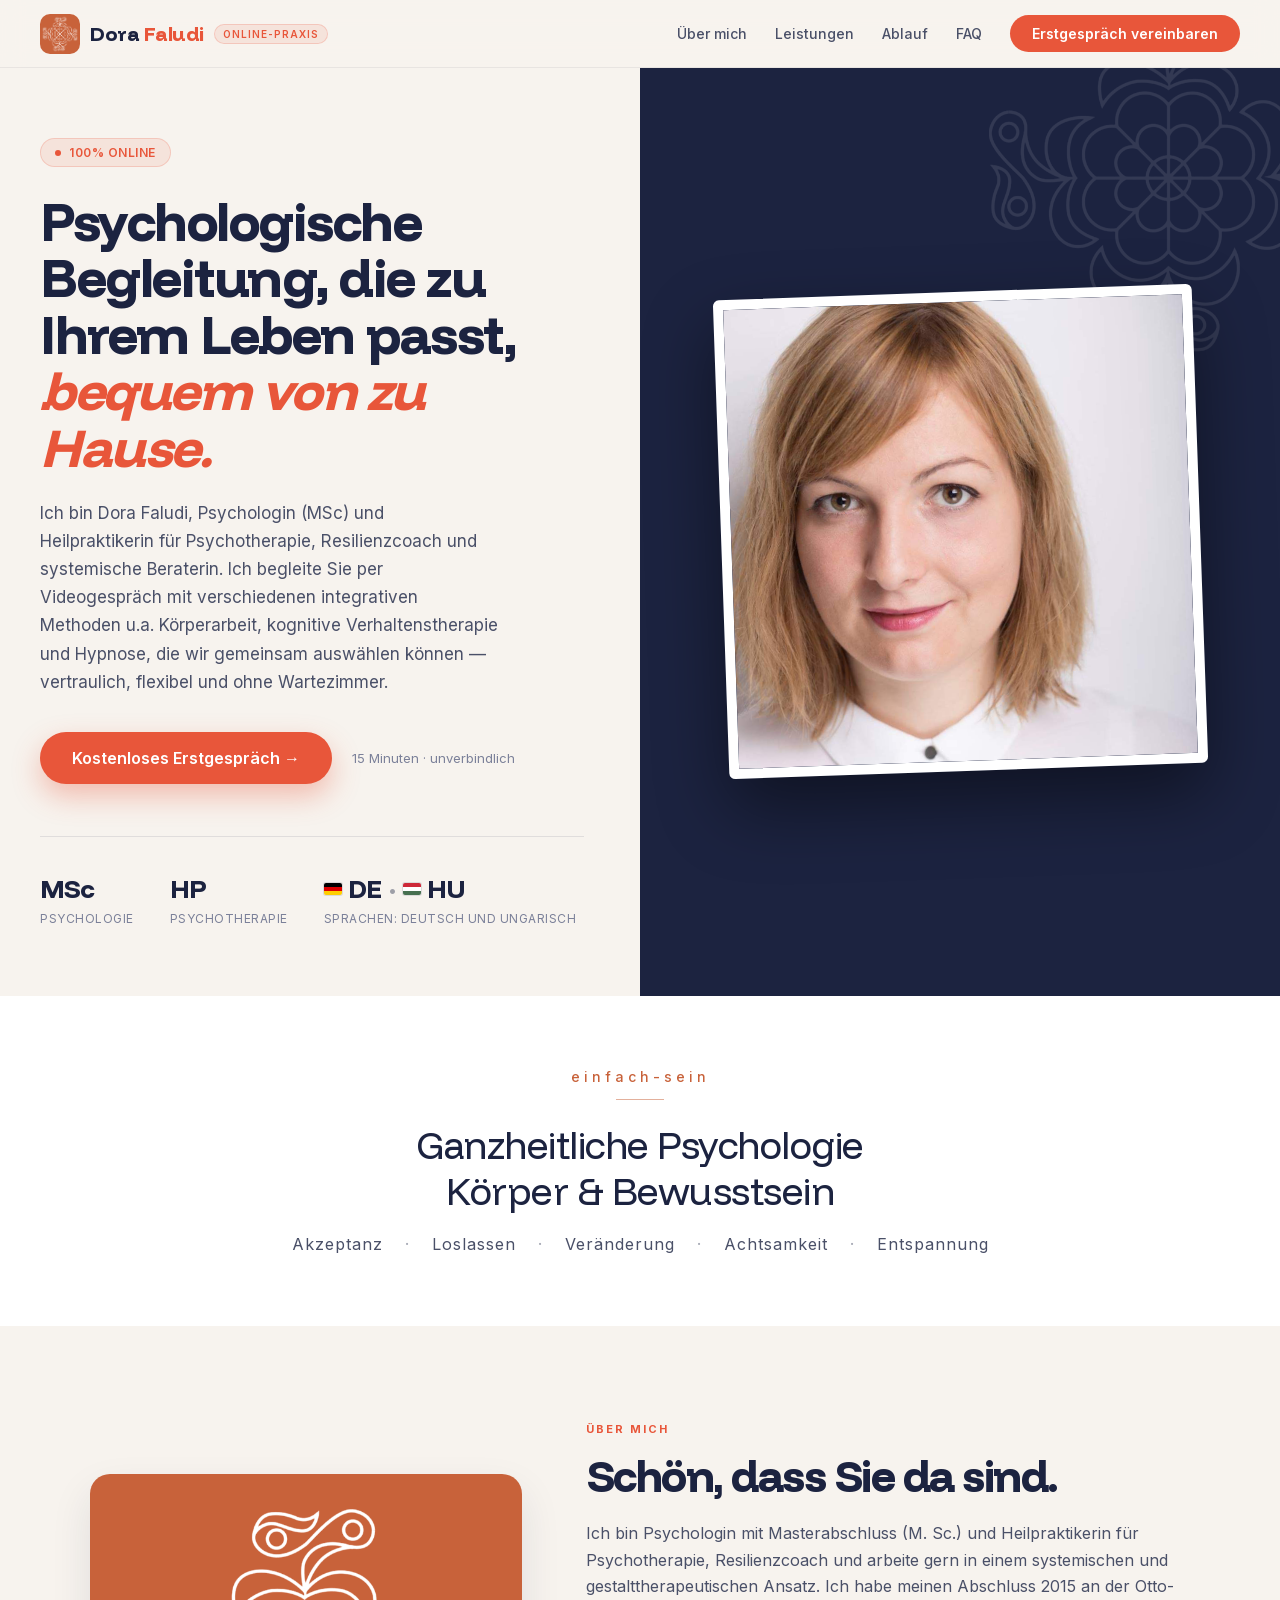
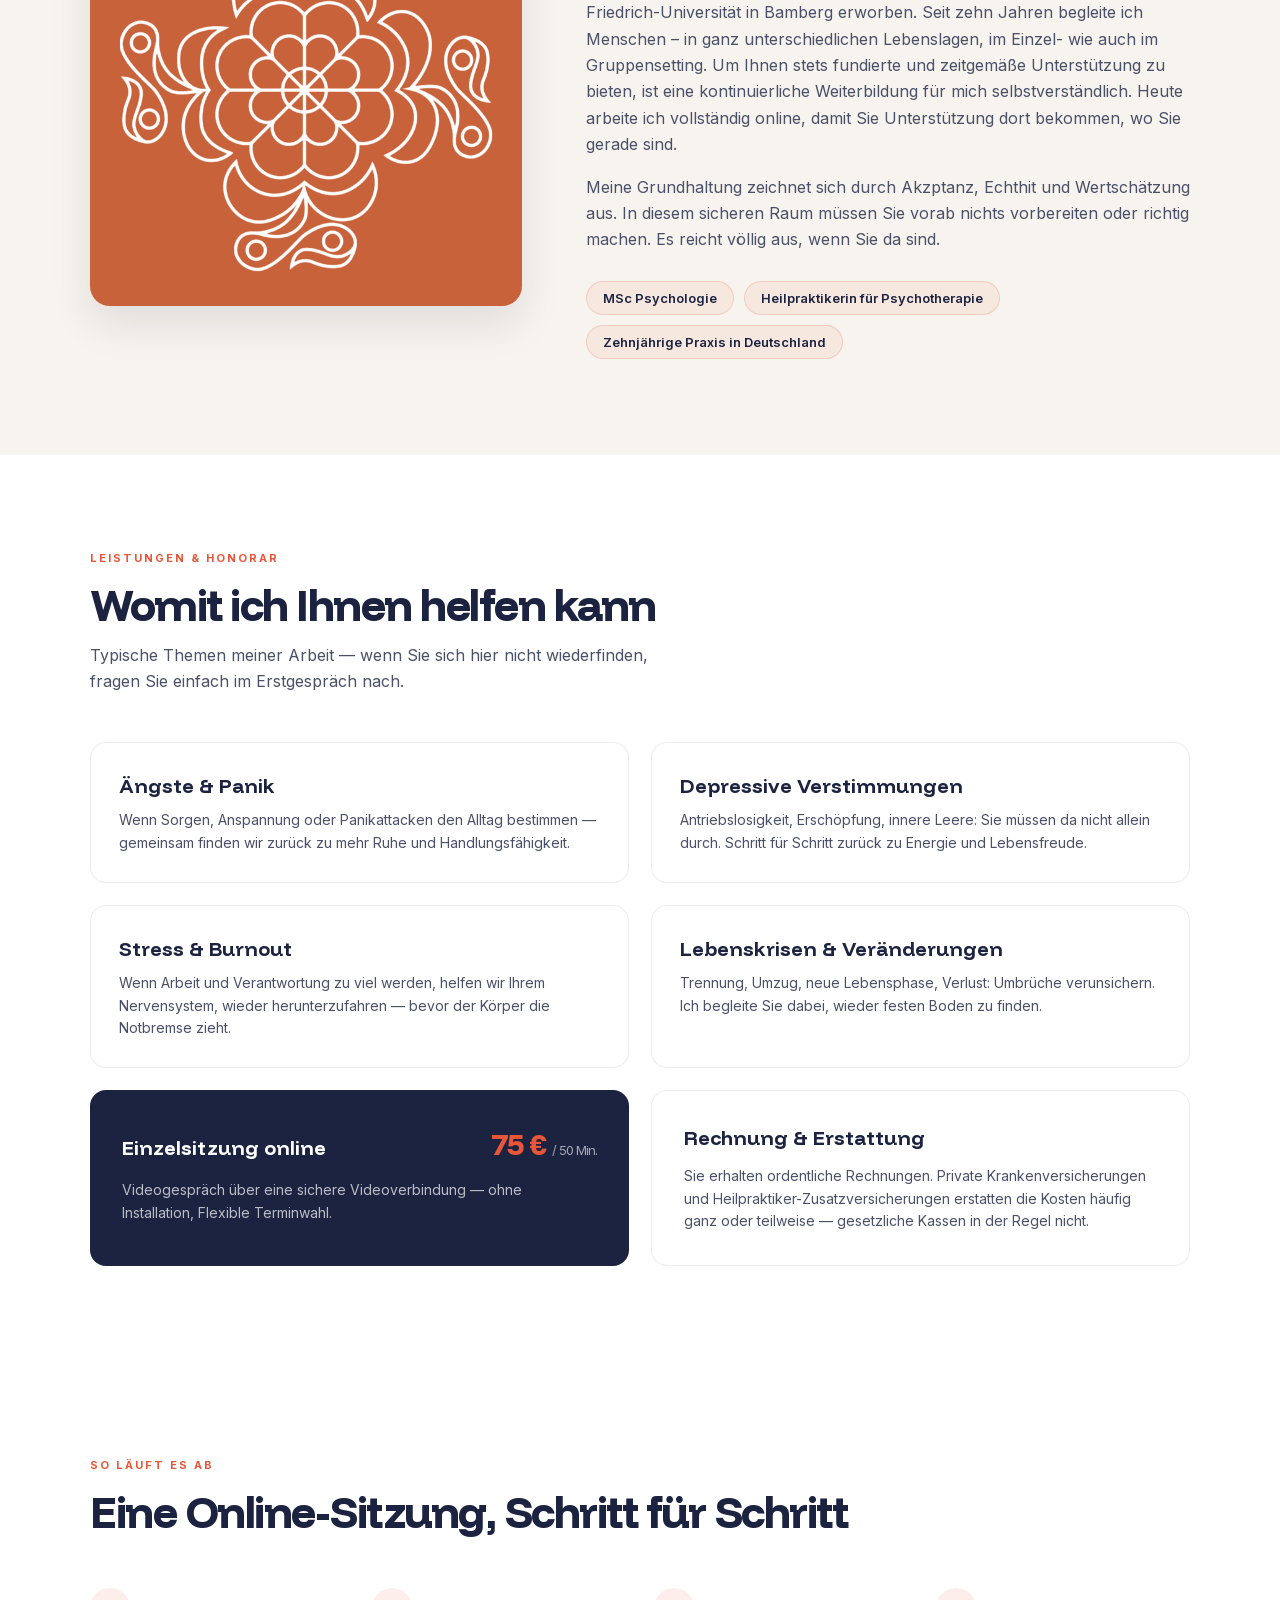
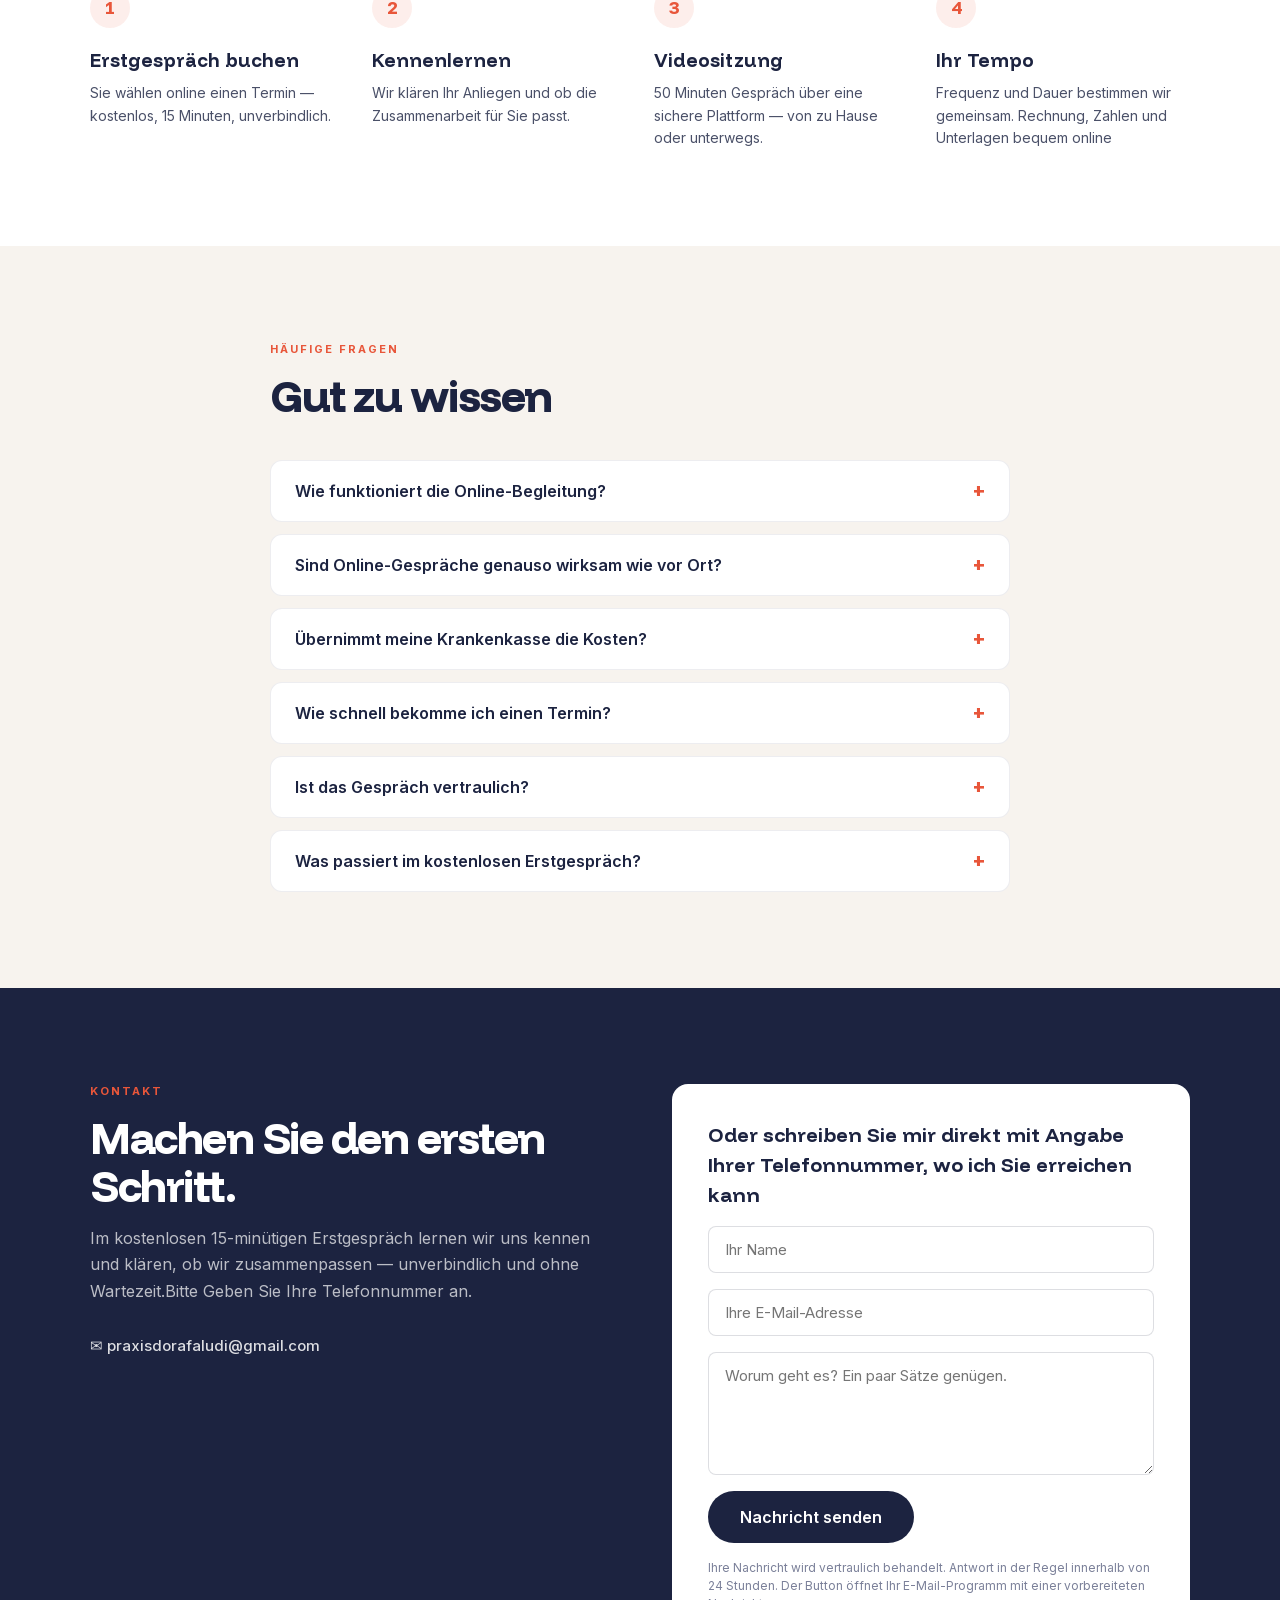
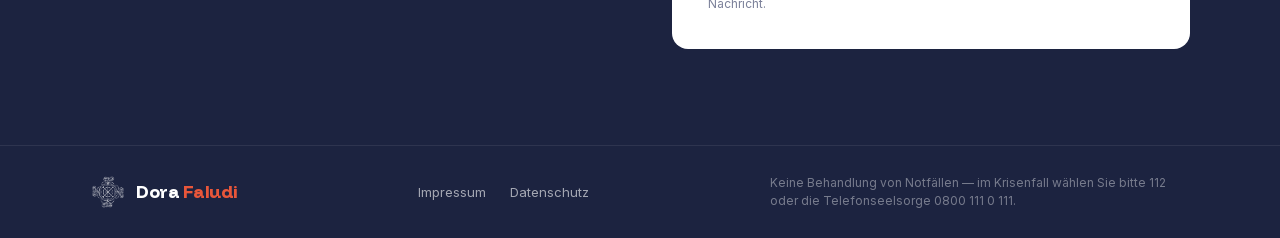
<file: index.html>
<!DOCTYPE html>
<html lang="de">
<head>
<meta charset="utf-8">
<meta name="viewport" content="width=device-width, initial-scale=1">
<title>Dora Faludi — Psychologin (MSc) &amp; Heilpraktikerin für Psychotherapie | Online-Praxis</title>
<meta name="description" content="Psychologische Begleitung per Videogespräch: Ängste, depressive Verstimmungen, Stress &amp; Burnout, Lebenskrisen. Dora Faludi, Psychologin (MSc) und Heilpraktikerin für Psychotherapie — vertraulich, flexibel, ohne Wartezimmer. Deutsch und Ungarisch.">
<meta name="author" content="Dora Faludi">
<meta name="robots" content="index, follow">
<link rel="canonical" href="https://praxis-dorafaludi.com/">

<meta property="og:type" content="website">
<meta property="og:locale" content="de_DE">
<meta property="og:site_name" content="Praxis Dora Faludi">
<meta property="og:title" content="Dora Faludi — Psychologische Begleitung online">
<meta property="og:description" content="Psychologische Begleitung, die zu Ihrem Leben passt — bequem von zu Hause. Kostenloses Erstgespräch, 15 Minuten, unverbindlich.">
<meta property="og:url" content="https://praxis-dorafaludi.com/">
<meta property="og:image" content="https://praxis-dorafaludi.com/assets/img/og-image.png">
<meta name="twitter:card" content="summary_large_image">

<link rel="icon" href="assets/img/favicon-32.png" sizes="32x32" type="image/png">
<link rel="apple-touch-icon" href="assets/img/apple-touch-icon.png">
<meta name="theme-color" content="#F7F3EE">

<link rel="preload" href="assets/fonts/inter-latin.woff2" as="font" type="font/woff2" crossorigin>
<link rel="preload" href="assets/fonts/funnel-display-latin.woff2" as="font" type="font/woff2" crossorigin>
<link rel="stylesheet" href="assets/css/styles.css">

<script type="application/ld+json">
{
  "@context": "https://schema.org",
  "@type": "ProfessionalService",
  "name": "Praxis Dora Faludi — Psychologische Begleitung online",
  "url": "https://praxis-dorafaludi.com/",
  "image": "https://praxis-dorafaludi.com/assets/img/og-image.png",
  "email": "praxis@dorafaludi.de",
  "description": "Psychologische Begleitung per Videogespräch bei Ängsten, depressiven Verstimmungen, Stress und Burnout sowie Lebenskrisen.",
  "availableLanguage": ["de", "hu"],
  "priceRange": "90 EUR / 50 Min.",
  "founder": {
    "@type": "Person",
    "name": "Dora Faludi",
    "jobTitle": "Psychologin (MSc), Heilpraktikerin für Psychotherapie",
    "image": "https://praxis-dorafaludi.com/assets/img/dora-faludi.jpg",
    "knowsLanguage": ["de", "hu"]
  }
}
</script>
</head>
<body>

<a class="skip-link" href="#main">Zum Inhalt springen</a>

<nav class="nav">
  <a class="brand" href="#top">
    <img class="brand__mark" src="assets/img/logo-orange.png" alt="" width="40" height="40">
    <span>Dora <span class="brand__accent">Faludi</span></span>
    <span class="brand__badge">Online-Praxis</span>
  </a>

  <button class="nav__toggle" type="button" aria-expanded="false" aria-controls="nav-links" aria-label="Menü öffnen">
    <span></span>
  </button>

  <div class="nav__links" id="nav-links">
    <a class="nav__link" href="#ueber-mich">Über mich</a>
    <a class="nav__link" href="#leistungen">Leistungen</a>
    <a class="nav__link" href="#ablauf">Ablauf</a>
    <a class="nav__link" href="#faq">FAQ</a>
    <a class="btn btn--sm" href="#kontakt">Erstgespräch vereinbaren</a>
  </div>
</nav>

<main id="main">

<!-- ============ Hero ============ -->
<section class="hero" id="top">
  <div class="hero__copy">
    <span class="pill"><span class="pill__dot"></span> 100% online</span>
    <h1 class="hero__title">Psychologische Begleitung, die zu Ihrem Leben passt, <em>bequem von zu Hause.</em></h1>
    <p class="hero__text">Ich bin Dora Faludi, Psychologin (MSc) und Heilpraktikerin für Psychotherapie, Resilienzcoach und systemische Beraterin. Ich begleite Sie per Videogespräch mit verschiedenen integrativen Methoden u.a. Körperarbeit, kognitive Verhaltenstherapie und Hypnose, die wir gemeinsam auswählen können — vertraulich, flexibel und ohne Wartezimmer.</p>

    <div class="hero__cta">
      <a class="btn" href="#kontakt">Kostenloses Erstgespräch →</a>
      <span class="hero__note">15 Minuten · unverbindlich</span>
    </div>

    <div class="hero__stats">
      <div>
        <div class="stat__value">MSc</div>
        <div class="stat__label">Psychologie</div>
      </div>
      <div>
        <div class="stat__value">HP</div>
        <div class="stat__label">Psychotherapie</div>
      </div>
      <div>
        <div class="stat__value">
          <span class="lang">
            <span class="flag" aria-hidden="true"><span style="background:#000"></span><span style="background:#DD0000"></span><span style="background:#FFCE00"></span></span>DE</span>
          <span class="sep">·</span>
          <span class="lang">
            <span class="flag" aria-hidden="true"><span style="background:#CE2939"></span><span style="background:#fff"></span><span style="background:#477050"></span></span>HU</span>
        </div>
        <div class="stat__label">Sprachen: Deutsch und Ungarisch</div>
      </div>
    </div>
  </div>

  <div class="hero__panel">
    <img class="hero__watermark" src="assets/img/logo-white.png" alt="" width="420" height="420" aria-hidden="true">
    <img class="hero__photo" src="assets/img/dora-faludi.jpg" alt="Porträt von Dora Faludi" width="1024" height="1024">
  </div>
</section>

<!-- ============ Leitbild ============ -->
<section class="creed">
  <div class="wrap-slim">
    <div class="creed__kicker">einfach-sein</div>
    <div class="creed__rule"></div>
    <h2 class="creed__title">Ganzheitliche Psychologie<br>Körper &amp; Bewusstsein</h2>
    <div class="creed__words">
      <span>Akzeptanz</span><span class="sep">·</span>
      <span>Loslassen</span><span class="sep">·</span>
      <span>Veränderung</span><span class="sep">·</span>
      <span>Achtsamkeit</span><span class="sep">·</span>
      <span>Entspannung</span>
    </div>
  </div>
</section>

<!-- ============ Über mich ============ -->
<section class="section section--cream" id="ueber-mich">
  <div class="wrap about">
    <div class="about__figure">
      <img src="assets/img/logo-orange.png" alt="Logo der Praxis Dora Faludi" width="697" height="697">
    </div>
    <div>
      <div class="eyebrow">Über mich</div>
      <h2 class="h2 about__title">Schön, dass Sie da sind.</h2>
      <p>Ich bin Psychologin mit Masterabschluss (M. Sc.) und Heilpraktikerin für Psychotherapie, Resilienzcoach und arbeite gern in einem systemischen und gestalttherapeutischen Ansatz. Ich habe meinen Abschluss 2015 an der Otto-Friedrich-Universität in Bamberg erworben.
Seit zehn Jahren begleite ich Menschen – in ganz unterschiedlichen Lebenslagen, im Einzel- wie auch im Gruppensetting.
Um Ihnen stets fundierte und zeitgemäße Unterstützung zu bieten, ist eine kontinuierliche Weiterbildung für mich selbstverständlich.
Heute arbeite ich vollständig online, damit Sie Unterstützung dort bekommen, wo Sie gerade sind.
</p>
      <p> Meine Grundhaltung zeichnet sich durch Akzptanz, Echthit und Wertschätzung aus. In diesem sicheren Raum müssen Sie vorab nichts vorbereiten oder richtig machen. Es reicht völlig aus, wenn Sie da sind. </p>
      <div class="about__tags">
        <span class="tag">MSc Psychologie</span>
        <span class="tag">Heilpraktikerin für Psychotherapie</span>
        <span class="tag">Zehnjährige Praxis in Deutschland</span>
      </div>
    </div>
  </div>
</section>

<!-- ============ Leistungen ============ -->
<section class="section section--white" id="leistungen">
  <div class="wrap">
    <div class="eyebrow">Leistungen &amp; Honorar</div>
    <h2 class="h2">Womit ich Ihnen helfen kann</h2>
    <p class="lead" style="max-width: 560px">Typische Themen meiner Arbeit — wenn Sie sich hier nicht wiederfinden, fragen Sie einfach im Erstgespräch nach.</p>

    <div class="topics">
      <article class="card">
        <h3 class="card__title">Ängste &amp; Panik</h3>
        <p class="card__text">Wenn Sorgen, Anspannung oder Panikattacken den Alltag bestimmen — gemeinsam finden wir zurück zu mehr Ruhe und Handlungsfähigkeit.</p>
      </article>
      <article class="card">
        <h3 class="card__title">Depressive Verstimmungen</h3>
        <p class="card__text">Antriebslosigkeit, Erschöpfung, innere Leere: Sie müssen da nicht allein durch. Schritt für Schritt zurück zu Energie und Lebensfreude.</p>
      </article>
      <article class="card">
        <h3 class="card__title">Stress &amp; Burnout</h3>
        <p class="card__text">Wenn Arbeit und Verantwortung zu viel werden, helfen wir Ihrem Nervensystem, wieder herunterzufahren — bevor der Körper die Notbremse zieht.</p>
      </article>
      <article class="card">
        <h3 class="card__title">Lebenskrisen &amp; Veränderungen</h3>
        <p class="card__text">Trennung, Umzug, neue Lebensphase, Verlust: Umbrüche verunsichern. Ich begleite Sie dabei, wieder festen Boden zu finden.</p>
      </article>
    </div>

    <div class="fees">
      <div class="fee-card">
        <div class="fee-card__head">
          <h3>Einzelsitzung online</h3>
          <div class="fee-card__price">75 € <small>/ 50 Min.</small></div>
        </div>
        <p>Videogespräch über eine sichere Videoverbindung — ohne Installation, Flexible Terminwahl.</p>
      </div>
      <div class="card">
        <h3 class="card__title">Rechnung &amp; Erstattung</h3>
        <p class="card__text">Sie erhalten ordentliche Rechnungen. Private Krankenversicherungen und Heilpraktiker-Zusatzversicherungen erstatten die Kosten häufig ganz oder teilweise — gesetzliche Kassen in der Regel nicht.</p>
      </div>
    </div>
  </div>
</section>

<!-- ============ Ablauf ============ -->
<section class="section section--white" id="ablauf">
  <div class="wrap">
    <div class="eyebrow">So läuft es ab</div>
    <h2 class="h2">Eine Online-Sitzung, Schritt für Schritt</h2>
    <div class="steps">
      <div class="step">
        <div class="step__n">1</div>
        <h3>Erstgespräch buchen</h3>
        <p>Sie wählen online einen Termin — kostenlos, 15 Minuten, unverbindlich.</p>
      </div>
      <div class="step">
        <div class="step__n">2</div>
        <h3>Kennenlernen</h3>
        <p>Wir klären Ihr Anliegen und ob die Zusammenarbeit für Sie passt.</p>
      </div>
      <div class="step">
        <div class="step__n">3</div>
        <h3>Videositzung</h3>
        <p>50 Minuten Gespräch über eine sichere Plattform — von zu Hause oder unterwegs.</p>
      </div>
      <div class="step">
        <div class="step__n">4</div>
        <h3>Ihr Tempo</h3>
        <p>Frequenz und Dauer bestimmen wir gemeinsam. Rechnung, Zahlen und Unterlagen bequem online </p>
      </div>
    </div>
  </div>
</section>

<!-- ============ FAQ ============ -->
<section class="section" id="faq">
  <div class="wrap-slim">
    <div class="eyebrow">Häufige Fragen</div>
    <h2 class="h2" style="margin-bottom: 40px">Gut zu wissen</h2>
    <div class="faq">
      <details class="faq__item">
        <summary class="faq__q">Wie funktioniert die Online-Begleitung?</summary>
        <p class="faq__a">Wir treffen uns zum vereinbarten Termin per Videogespräch — Sie brauchen nur einen ruhigen Ort, ein Gerät mit Kamera und eine stabile Internetverbindung. Den Link erhalten Sie vorab per E-Mail.</p>
      </details>
      <details class="faq__item">
        <summary class="faq__q">Sind Online-Gespräche genauso wirksam wie vor Ort?</summary>
        <p class="faq__a">Ja — Studien zeigen für viele Anliegen eine vergleichbare Wirksamkeit. Viele Klientinnen und Klienten empfinden das vertraute Umfeld zu Hause sogar als hilfreich, um sich zu öffnen.</p>
      </details>
      <details class="faq__item">
        <summary class="faq__q">Übernimmt meine Krankenkasse die Kosten?</summary>
        <p class="faq__a">Als Heilpraktikerin für Psychotherapie rechne ich privat ab. Private Krankenversicherungen und Heilpraktiker-Zusatzversicherungen erstatten häufig ganz oder teilweise; gesetzliche Kassen in der Regel nicht. Fragen Sie am besten vorab bei Ihrer Versicherung nach.</p>
      </details>
      <details class="faq__item">
        <summary class="faq__q">Wie schnell bekomme ich einen Termin?</summary>
        <p class="faq__a">In der Regel innerhalb einer Woche — ohne die langen Wartezeiten der Kassenplätze.</p>
      </details>
      <details class="faq__item">
        <summary class="faq__q">Ist das Gespräch vertraulich?</summary>
        <p class="faq__a">Absolut. Ich unterliege der Schweigepflicht, und die Videosprechstunde läuft über eine sichere Videoverbindung. Es werden keine Aufzeichnungen gemacht.</p>
      </details>
      <details class="faq__item">
        <summary class="faq__q">Was passiert im kostenlosen Erstgespräch?</summary>
        <p class="faq__a">Wir sprechen etwa 15 Minuten über Ihr Anliegen und Ihre Fragen. Sie bekommen ein Gefühl dafür, wie ich arbeite — und entscheiden danach in Ruhe, ob Sie weitermachen möchten.</p>
      </details>
    </div>
  </div>
</section>

<!-- ============ Kontakt ============ -->
<section class="section section--navy" id="kontakt">
  <div class="wrap contact">
    <div>
      <div class="eyebrow">Kontakt</div>
      <h2 class="h2 h2--light">Machen Sie den ersten Schritt.</h2>
      <p class="contact__text">Im kostenlosen 15-minütigen Erstgespräch lernen wir uns kennen und klären, ob wir zusammenpassen — unverbindlich und ohne Wartezeit.<strong></strong>Bitte Geben Sie Ihre Telefonnummer an.</strong> </p>
      <div class="contact__actions">
       
        <a class="contact__mail" href="mailto:praxisdorafaludi@gmail.com">✉ praxisdorafaludi@gmail.com</a>
      </div>
    </div>

    <form class="form" id="contact-form" novalidate>
      <h3>Oder schreiben Sie mir direkt mit Angabe Ihrer Telefonnummer, wo ich Sie erreichen kann </h3>

      <label class="visually-hidden" for="f-name">Ihr Name</label>
      <input id="f-name" name="name" type="text" placeholder="Ihr Name" autocomplete="name" required>

      <label class="visually-hidden" for="f-email">Ihre E-Mail-Adresse</label>
      <input id="f-email" name="email" type="email" placeholder="Ihre E-Mail-Adresse" autocomplete="email">

      <label class="visually-hidden" for="f-msg">Ihre Nachricht</label>
      <textarea id="f-msg" name="message" rows="5" placeholder="Worum geht es? Ein paar Sätze genügen." required></textarea>

      <button class="btn btn--navy" type="submit">Nachricht senden</button>
      <p class="form__note">Ihre Nachricht wird vertraulich behandelt. Antwort in der Regel innerhalb von 24 Stunden. Der Button öffnet Ihr E-Mail-Programm mit einer vorbereiteten Nachricht.</p>
    </form>
  </div>
</section>

</main>

<footer class="footer">
  <div class="wrap footer__inner">
    <a class="footer__brand" href="#top">
      <img src="assets/img/logo-white.png" alt="" width="36" height="36">
      <span>Dora <span class="brand__accent">Faludi</span></span>
    </a>
    <div class="footer__links">
      <a href="impressum.html">Impressum</a>
      <a href="datenschutz.html">Datenschutz</a>
    </div>
    <div class="footer__note">Keine Behandlung von Notfällen — im Krisenfall wählen Sie bitte 112 oder die Telefonseelsorge 0800 111 0 111.</div>
  </div>
</footer>

<script src="assets/js/site.js" defer></script>
</body>
</html>
</file>
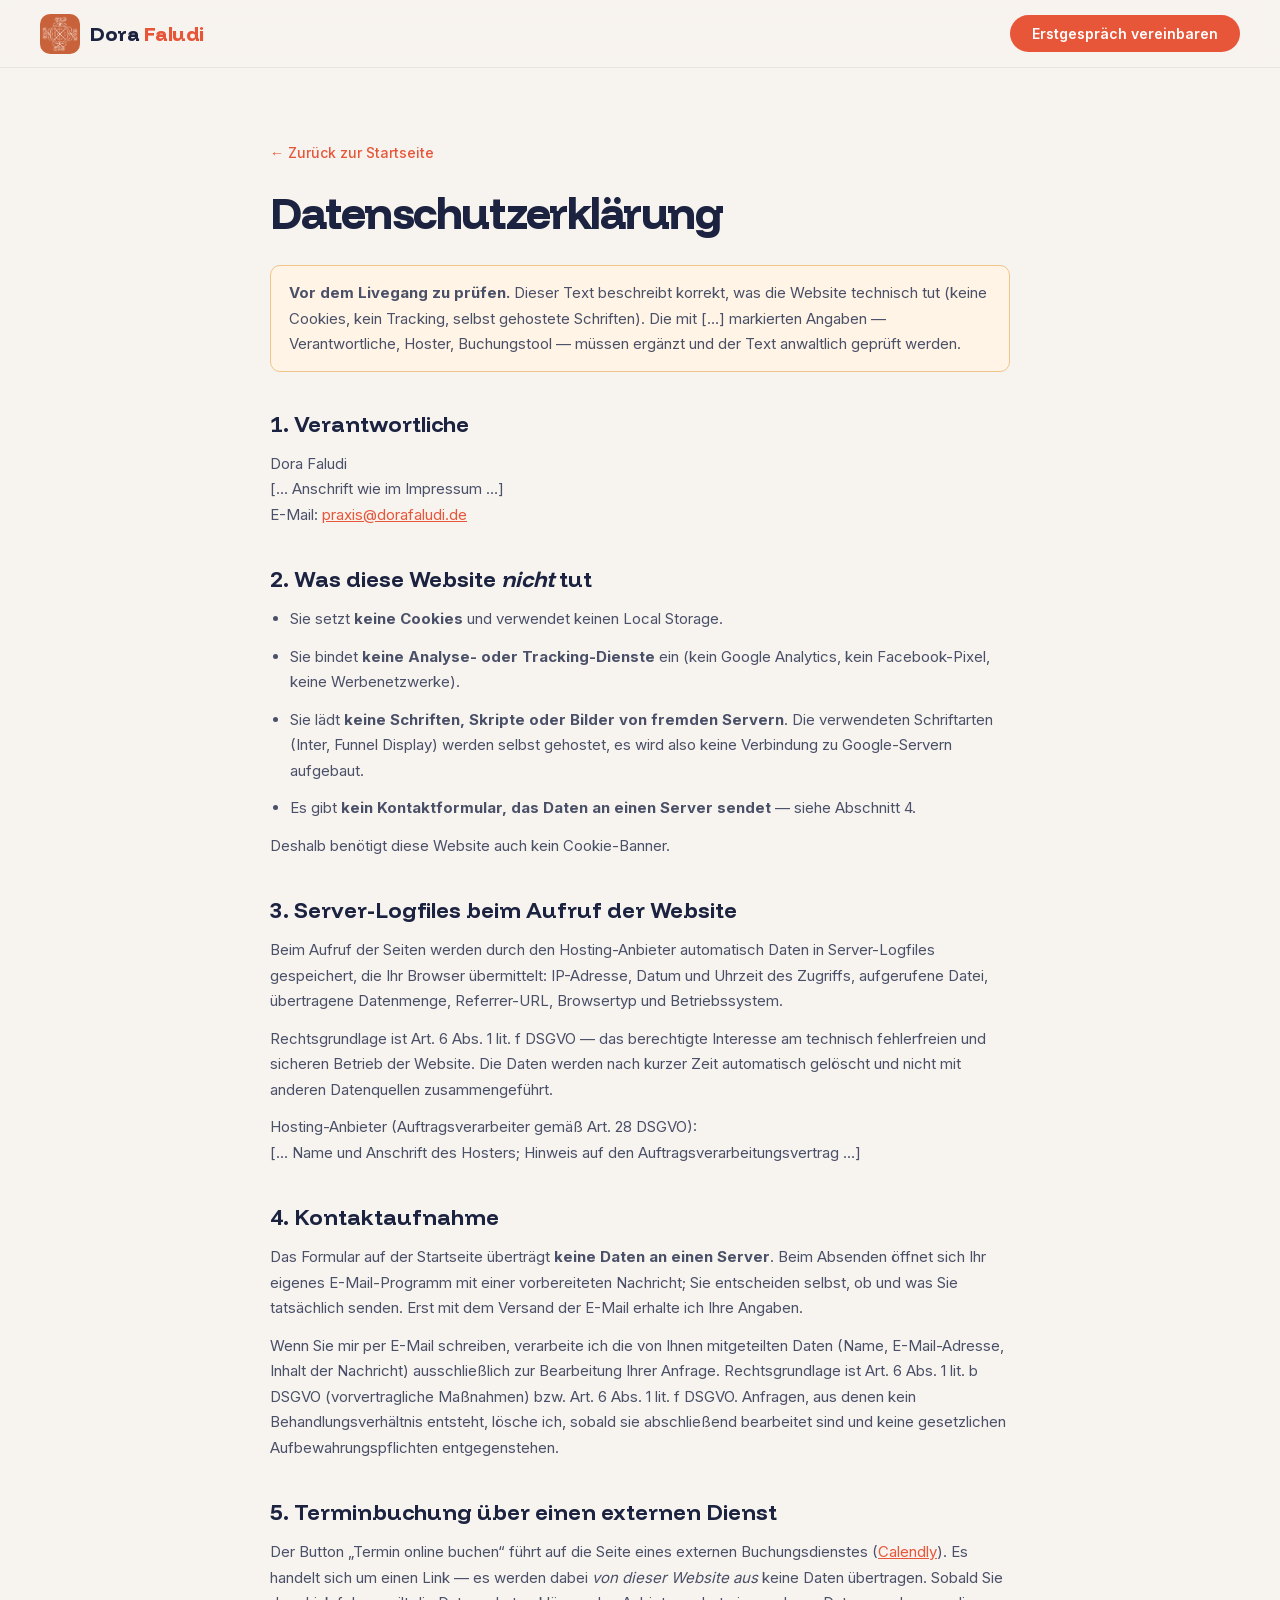
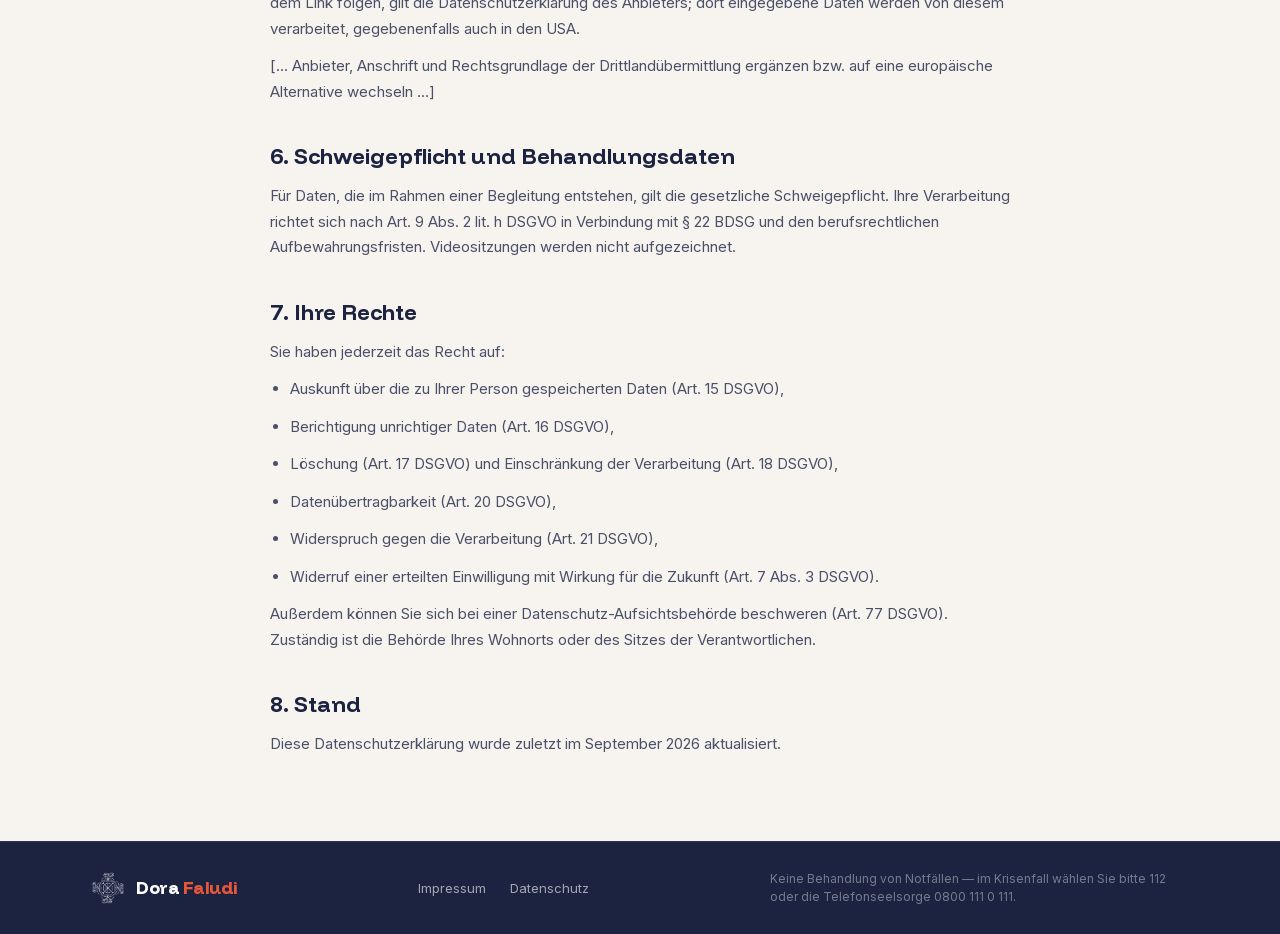
<file: datenschutz.html>
<!DOCTYPE html>
<html lang="de">
<head>
<meta charset="utf-8">
<meta name="viewport" content="width=device-width, initial-scale=1">
<title>Datenschutzerklärung | Praxis Dora Faludi</title>
<meta name="description" content="Datenschutzerklärung der Online-Praxis von Dora Faludi: welche Daten beim Besuch dieser Website verarbeitet werden und welche Rechte Sie haben.">
<meta name="robots" content="index, nofollow">
<link rel="icon" href="assets/img/favicon-32.png" sizes="32x32" type="image/png">
<link rel="apple-touch-icon" href="assets/img/apple-touch-icon.png">
<link rel="stylesheet" href="assets/css/styles.css">
</head>
<body>

<nav class="nav">
  <a class="brand" href="index.html">
    <img class="brand__mark" src="assets/img/logo-orange.png" alt="" width="40" height="40">
    <span>Dora <span class="brand__accent">Faludi</span></span>
  </a>
  <div class="nav__links">
    <a class="btn btn--sm" href="index.html#kontakt">Erstgespräch vereinbaren</a>
  </div>
</nav>

<main class="legal">
  <div class="wrap-slim">
    <a class="legal__back" href="index.html">← Zurück zur Startseite</a>
    <h1>Datenschutzerklärung</h1>

    <p class="legal__todo"><strong>Vor dem Livegang zu prüfen.</strong> Dieser Text beschreibt
      korrekt, was die Website technisch tut (keine Cookies, kein Tracking, selbst gehostete
      Schriften). Die mit […] markierten Angaben — Verantwortliche, Hoster, Buchungstool — müssen
      ergänzt und der Text anwaltlich geprüft werden.</p>

    <h2>1. Verantwortliche</h2>
    <p>
      Dora Faludi<br>
      […  Anschrift wie im Impressum  …]<br>
      E-Mail: <a href="mailto:praxis@dorafaludi.de">praxis@dorafaludi.de</a>
    </p>

    <h2>2. Was diese Website <em>nicht</em> tut</h2>
    <ul>
      <li>Sie setzt <strong>keine Cookies</strong> und verwendet keinen Local Storage.</li>
      <li>Sie bindet <strong>keine Analyse- oder Tracking-Dienste</strong> ein
        (kein Google Analytics, kein Facebook-Pixel, keine Werbenetzwerke).</li>
      <li>Sie lädt <strong>keine Schriften, Skripte oder Bilder von fremden Servern</strong>.
        Die verwendeten Schriftarten (Inter, Funnel Display) werden selbst gehostet, es wird
        also keine Verbindung zu Google-Servern aufgebaut.</li>
      <li>Es gibt <strong>kein Kontaktformular, das Daten an einen Server sendet</strong> —
        siehe Abschnitt 4.</li>
    </ul>
    <p>Deshalb benötigt diese Website auch kein Cookie-Banner.</p>

    <h2>3. Server-Logfiles beim Aufruf der Website</h2>
    <p>
      Beim Aufruf der Seiten werden durch den Hosting-Anbieter automatisch Daten in
      Server-Logfiles gespeichert, die Ihr Browser übermittelt: IP-Adresse, Datum und Uhrzeit
      des Zugriffs, aufgerufene Datei, übertragene Datenmenge, Referrer-URL, Browsertyp und
      Betriebssystem.
    </p>
    <p>
      Rechtsgrundlage ist Art. 6 Abs. 1 lit. f DSGVO — das berechtigte Interesse am technisch
      fehlerfreien und sicheren Betrieb der Website. Die Daten werden nach kurzer Zeit
      automatisch gelöscht und nicht mit anderen Datenquellen zusammengeführt.
    </p>
    <p>
      Hosting-Anbieter (Auftragsverarbeiter gemäß Art. 28 DSGVO):<br>
      […  Name und Anschrift des Hosters; Hinweis auf den Auftragsverarbeitungsvertrag  …]
    </p>

    <h2>4. Kontaktaufnahme</h2>
    <p>
      Das Formular auf der Startseite überträgt <strong>keine Daten an einen Server</strong>.
      Beim Absenden öffnet sich Ihr eigenes E-Mail-Programm mit einer vorbereiteten Nachricht;
      Sie entscheiden selbst, ob und was Sie tatsächlich senden. Erst mit dem Versand der E-Mail
      erhalte ich Ihre Angaben.
    </p>
    <p>
      Wenn Sie mir per E-Mail schreiben, verarbeite ich die von Ihnen mitgeteilten Daten (Name,
      E-Mail-Adresse, Inhalt der Nachricht) ausschließlich zur Bearbeitung Ihrer Anfrage.
      Rechtsgrundlage ist Art. 6 Abs. 1 lit. b DSGVO (vorvertragliche Maßnahmen) bzw.
      Art. 6 Abs. 1 lit. f DSGVO. Anfragen, aus denen kein Behandlungsverhältnis entsteht,
      lösche ich, sobald sie abschließend bearbeitet sind und keine gesetzlichen
      Aufbewahrungspflichten entgegenstehen.
    </p>

    <h2>5. Terminbuchung über einen externen Dienst</h2>
    <p>
      Der Button „Termin online buchen“ führt auf die Seite eines externen Buchungsdienstes
      (<a href="https://calendly.com" target="_blank" rel="noopener">Calendly</a>). Es handelt
      sich um einen Link — es werden dabei <em>von dieser Website aus</em> keine Daten
      übertragen. Sobald Sie dem Link folgen, gilt die Datenschutzerklärung des Anbieters; dort
      eingegebene Daten werden von diesem verarbeitet, gegebenenfalls auch in den USA.
    </p>
    <p>
      […  Anbieter, Anschrift und Rechtsgrundlage der Drittlandübermittlung ergänzen bzw. auf
      eine europäische Alternative wechseln  …]
    </p>

    <h2>6. Schweigepflicht und Behandlungsdaten</h2>
    <p>
      Für Daten, die im Rahmen einer Begleitung entstehen, gilt die gesetzliche Schweigepflicht.
      Ihre Verarbeitung richtet sich nach Art. 9 Abs. 2 lit. h DSGVO in Verbindung mit § 22 BDSG
      und den berufsrechtlichen Aufbewahrungsfristen. Videositzungen werden nicht aufgezeichnet.
    </p>

    <h2>7. Ihre Rechte</h2>
    <p>Sie haben jederzeit das Recht auf:</p>
    <ul>
      <li>Auskunft über die zu Ihrer Person gespeicherten Daten (Art. 15 DSGVO),</li>
      <li>Berichtigung unrichtiger Daten (Art. 16 DSGVO),</li>
      <li>Löschung (Art. 17 DSGVO) und Einschränkung der Verarbeitung (Art. 18 DSGVO),</li>
      <li>Datenübertragbarkeit (Art. 20 DSGVO),</li>
      <li>Widerspruch gegen die Verarbeitung (Art. 21 DSGVO),</li>
      <li>Widerruf einer erteilten Einwilligung mit Wirkung für die Zukunft (Art. 7 Abs. 3 DSGVO).</li>
    </ul>
    <p>
      Außerdem können Sie sich bei einer Datenschutz-Aufsichtsbehörde beschweren
      (Art. 77 DSGVO). Zuständig ist die Behörde Ihres Wohnorts oder des Sitzes der
      Verantwortlichen.
    </p>

    <h2>8. Stand</h2>
    <p>Diese Datenschutzerklärung wurde zuletzt im September 2026 aktualisiert.</p>
  </div>
</main>

<footer class="footer">
  <div class="wrap footer__inner">
    <a class="footer__brand" href="index.html">
      <img src="assets/img/logo-white.png" alt="" width="36" height="36">
      <span>Dora <span class="brand__accent">Faludi</span></span>
    </a>
    <div class="footer__links">
      <a href="impressum.html">Impressum</a>
      <a href="datenschutz.html">Datenschutz</a>
    </div>
    <div class="footer__note">Keine Behandlung von Notfällen — im Krisenfall wählen Sie bitte 112 oder die Telefonseelsorge 0800 111 0 111.</div>
  </div>
</footer>

</body>
</html>
</file>
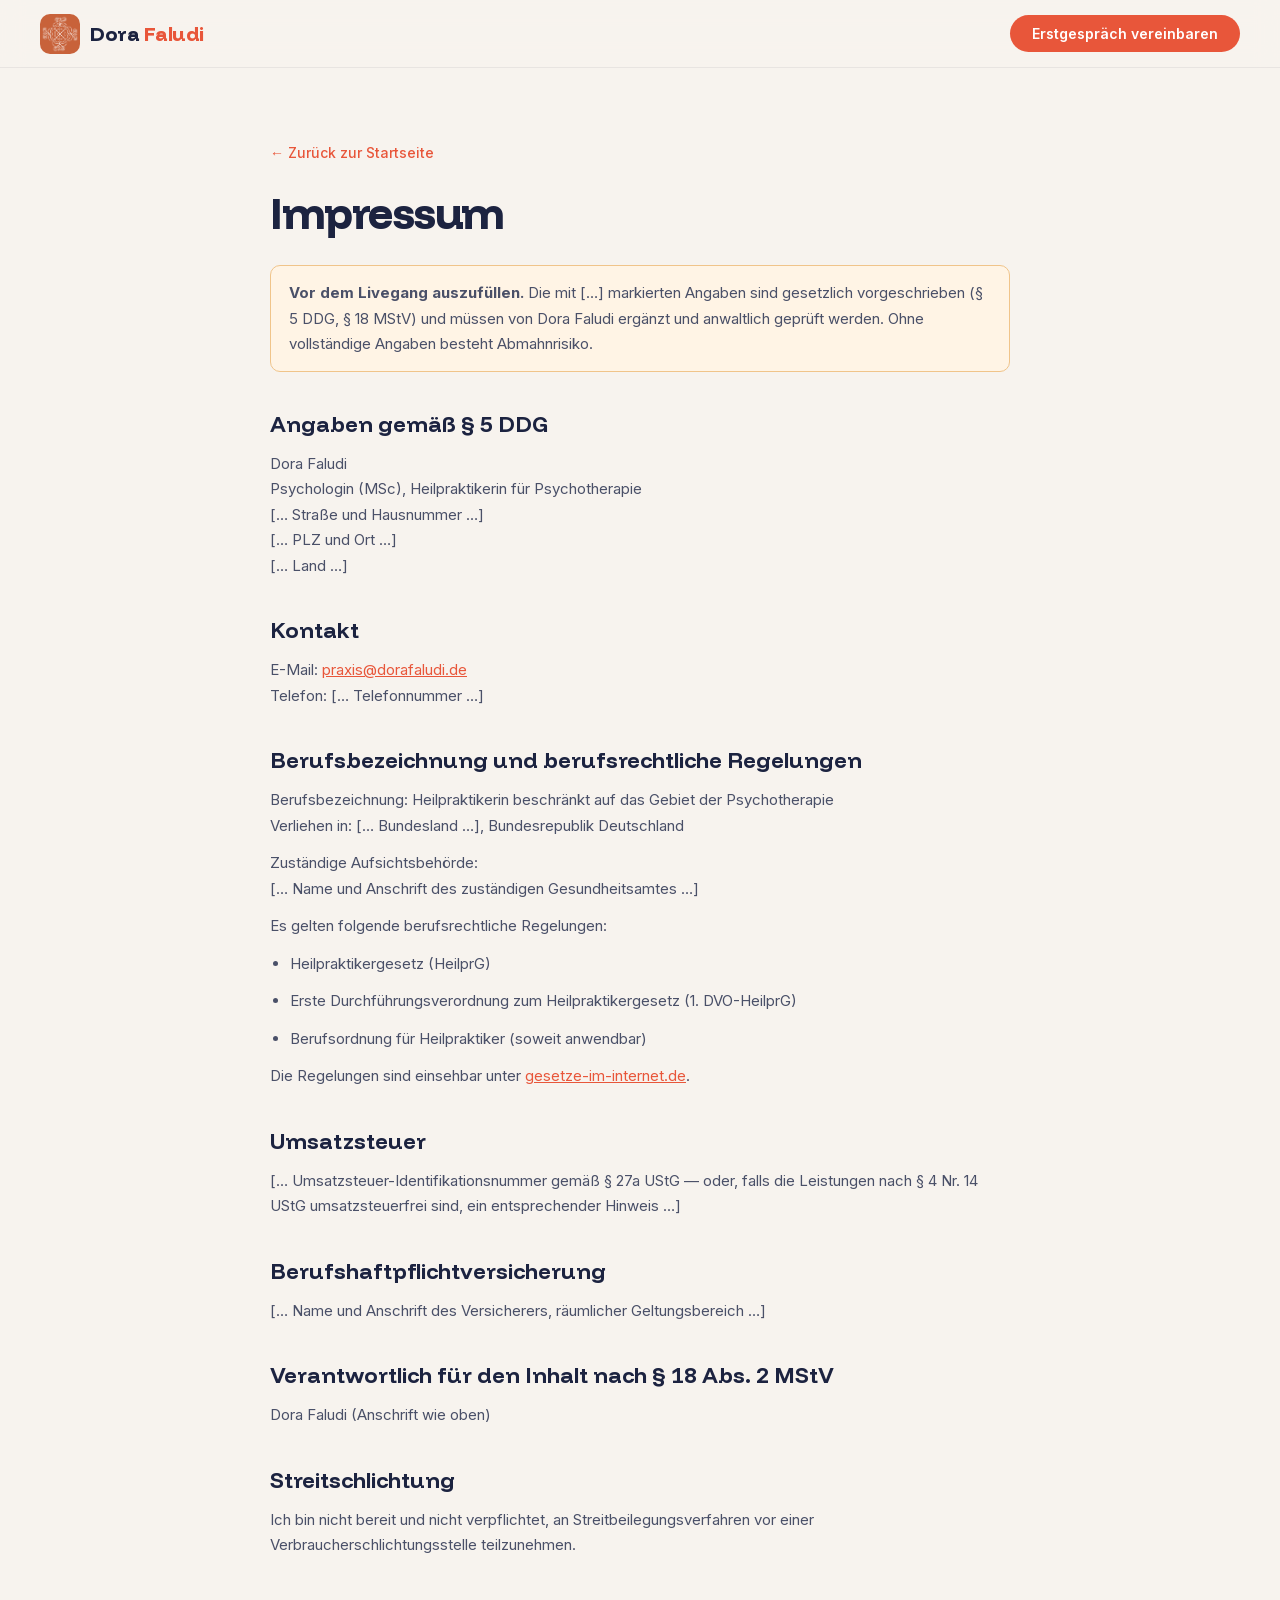
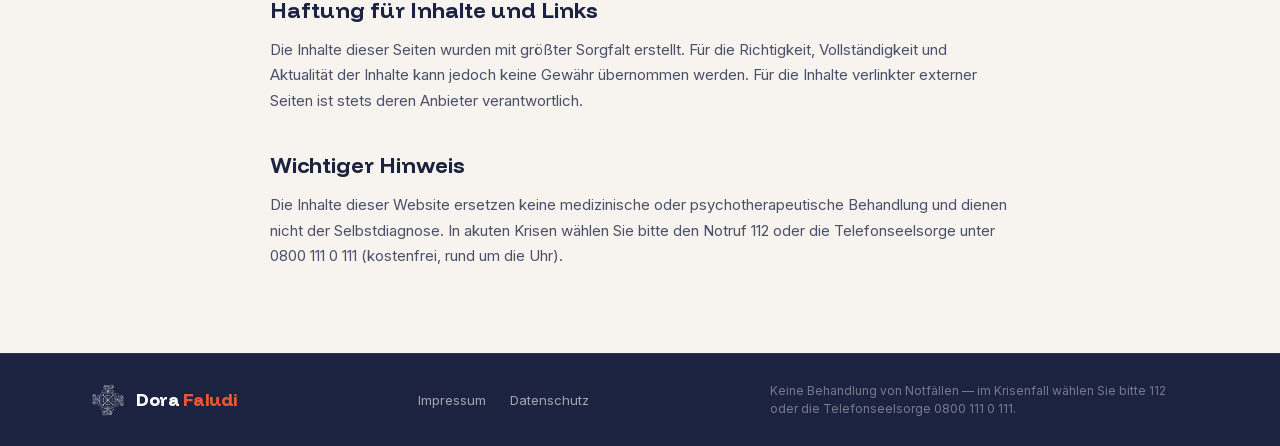
<file: impressum.html>
<!DOCTYPE html>
<html lang="de">
<head>
<meta charset="utf-8">
<meta name="viewport" content="width=device-width, initial-scale=1">
<title>Impressum | Praxis Dora Faludi</title>
<meta name="description" content="Impressum und Anbieterkennzeichnung der Online-Praxis von Dora Faludi, Psychologin (MSc) und Heilpraktikerin für Psychotherapie.">
<meta name="robots" content="index, nofollow">
<link rel="icon" href="assets/img/favicon-32.png" sizes="32x32" type="image/png">
<link rel="apple-touch-icon" href="assets/img/apple-touch-icon.png">
<link rel="stylesheet" href="assets/css/styles.css">
</head>
<body>

<nav class="nav">
  <a class="brand" href="index.html">
    <img class="brand__mark" src="assets/img/logo-orange.png" alt="" width="40" height="40">
    <span>Dora <span class="brand__accent">Faludi</span></span>
  </a>
  <div class="nav__links">
    <a class="btn btn--sm" href="index.html#kontakt">Erstgespräch vereinbaren</a>
  </div>
</nav>

<main class="legal">
  <div class="wrap-slim">
    <a class="legal__back" href="index.html">← Zurück zur Startseite</a>
    <h1>Impressum</h1>

    <p class="legal__todo"><strong>Vor dem Livegang auszufüllen.</strong> Die mit […] markierten
      Angaben sind gesetzlich vorgeschrieben (§ 5 DDG, § 18 MStV) und müssen von Dora Faludi
      ergänzt und anwaltlich geprüft werden. Ohne vollständige Angaben besteht Abmahnrisiko.</p>

    <h2>Angaben gemäß § 5 DDG</h2>
    <p>
      Dora Faludi<br>
      Psychologin (MSc), Heilpraktikerin für Psychotherapie<br>
      […  Straße und Hausnummer  …]<br>
      […  PLZ und Ort  …]<br>
      […  Land  …]
    </p>

    <h2>Kontakt</h2>
    <p>
      E-Mail: <a href="mailto:praxis@dorafaludi.de">praxis@dorafaludi.de</a><br>
      Telefon: […  Telefonnummer  …]
    </p>

    <h2>Berufsbezeichnung und berufsrechtliche Regelungen</h2>
    <p>
      Berufsbezeichnung: Heilpraktikerin beschränkt auf das Gebiet der Psychotherapie<br>
      Verliehen in: […  Bundesland  …], Bundesrepublik Deutschland
    </p>
    <p>
      Zuständige Aufsichtsbehörde:<br>
      […  Name und Anschrift des zuständigen Gesundheitsamtes  …]
    </p>
    <p>
      Es gelten folgende berufsrechtliche Regelungen:
    </p>
    <ul>
      <li>Heilpraktikergesetz (HeilprG)</li>
      <li>Erste Durchführungsverordnung zum Heilpraktikergesetz (1. DVO-HeilprG)</li>
      <li>Berufsordnung für Heilpraktiker (soweit anwendbar)</li>
    </ul>
    <p>Die Regelungen sind einsehbar unter <a href="https://www.gesetze-im-internet.de/" target="_blank" rel="noopener">gesetze-im-internet.de</a>.</p>

    <h2>Umsatzsteuer</h2>
    <p>
      […  Umsatzsteuer-Identifikationsnummer gemäß § 27a UStG — oder, falls die Leistungen nach
      § 4 Nr. 14 UStG umsatzsteuerfrei sind, ein entsprechender Hinweis  …]
    </p>

    <h2>Berufshaftpflichtversicherung</h2>
    <p>
      […  Name und Anschrift des Versicherers, räumlicher Geltungsbereich  …]
    </p>

    <h2>Verantwortlich für den Inhalt nach § 18 Abs. 2 MStV</h2>
    <p>Dora Faludi (Anschrift wie oben)</p>

    <h2>Streitschlichtung</h2>
    <p>
      Ich bin nicht bereit und nicht verpflichtet, an Streitbeilegungsverfahren vor einer
      Verbraucherschlichtungsstelle teilzunehmen.
    </p>

    <h2>Haftung für Inhalte und Links</h2>
    <p>
      Die Inhalte dieser Seiten wurden mit größter Sorgfalt erstellt. Für die Richtigkeit,
      Vollständigkeit und Aktualität der Inhalte kann jedoch keine Gewähr übernommen werden.
      Für die Inhalte verlinkter externer Seiten ist stets deren Anbieter verantwortlich.
    </p>

    <h2>Wichtiger Hinweis</h2>
    <p>
      Die Inhalte dieser Website ersetzen keine medizinische oder psychotherapeutische
      Behandlung und dienen nicht der Selbstdiagnose. In akuten Krisen wählen Sie bitte den
      Notruf 112 oder die Telefonseelsorge unter 0800 111 0 111 (kostenfrei, rund um die Uhr).
    </p>
  </div>
</main>

<footer class="footer">
  <div class="wrap footer__inner">
    <a class="footer__brand" href="index.html">
      <img src="assets/img/logo-white.png" alt="" width="36" height="36">
      <span>Dora <span class="brand__accent">Faludi</span></span>
    </a>
    <div class="footer__links">
      <a href="impressum.html">Impressum</a>
      <a href="datenschutz.html">Datenschutz</a>
    </div>
    <div class="footer__note">Keine Behandlung von Notfällen — im Krisenfall wählen Sie bitte 112 oder die Telefonseelsorge 0800 111 0 111.</div>
  </div>
</footer>

</body>
</html>
</file>
<file: assets/css/styles.css>
/* ============================================================
 * Praxis Dora Faludi — Stylesheet
 * Aus dem Design-Canvas (Dora Faludi Website.dc.html) in eine
 * statische, responsive Website überführt. Farben und Typografie
 * stammen 1:1 aus den Design-Tokens des Canvas.
 * ============================================================ */

@import url('../fonts/fonts.css');

/* ---------- Tokens ---------------------------------------- */
:root {
  --orange:        #E8563A;
  --orange-hover:  #C9432A;
  --navy:          #1C2340;
  --navy-mid:      #243060;
  --cream:         #F7F3EE;
  --cream-dark:    #EDE8E2;
  --text-dark:     #1C2340;
  --text-mid:      #4A5068;
  --text-light:    #7B8099;
  --terracotta:    #C8623A;

  --font-sans:    'Inter', -apple-system, BlinkMacSystemFont, 'Segoe UI', sans-serif;
  --font-display: 'Funnel Display', 'Inter', system-ui, sans-serif;

  --wrap:      1180px;
  --wrap-slim:  820px;
  --gutter:      40px;
  --nav-h:       68px;
  --section-y:   96px;
}

/* ---------- Reset ----------------------------------------- */
*, *::before, *::after { box-sizing: border-box; }

html {
  scroll-behavior: smooth;
  /* damit Ankerziele nicht unter der klebenden Navigation landen */
  scroll-padding-top: calc(var(--nav-h) + 12px);
  -webkit-text-size-adjust: 100%;
}

body {
  margin: 0;
  background: var(--cream);
  color: var(--text-dark);
  font-family: var(--font-sans);
  font-size: 16px;
  line-height: 1.5;
  -webkit-font-smoothing: antialiased;
  -moz-osx-font-smoothing: grayscale;
}

img { max-width: 100%; display: block; }
h1, h2, h3, h4, p { margin: 0; }
a { color: var(--orange); }
a:hover { color: var(--orange-hover); }

:focus-visible {
  outline: 3px solid var(--orange);
  outline-offset: 3px;
  border-radius: 4px;
}

.skip-link {
  position: absolute;
  left: -9999px;
  top: 0;
  z-index: 100;
  padding: 12px 20px;
  background: var(--navy);
  color: #fff;
  font: 600 15px var(--font-sans);
  text-decoration: none;
}
.skip-link:focus { left: 8px; top: 8px; color: #fff; }

/* ---------- Shared building blocks ------------------------ */
.wrap      { max-width: var(--wrap);      margin: 0 auto; padding: 0 var(--gutter); }
.wrap-slim { max-width: var(--wrap-slim); margin: 0 auto; padding: 0 var(--gutter); }

.section { padding: var(--section-y) 0; }
.section--white { background: #fff; }
.section--cream { background: var(--cream); }
.section--navy  { background: var(--navy); }

.eyebrow {
  font: 700 11px var(--font-sans);
  text-transform: uppercase;
  letter-spacing: 2px;
  color: var(--orange);
  margin-bottom: 16px;
}

.h2 {
  font-family: var(--font-display);
  font-weight: 800;
  font-size: clamp(30px, 4.4vw, 44px);
  line-height: 1.1;
  letter-spacing: -1.5px;
  color: var(--navy);
  margin: 0 0 14px;
}
.h2--light { color: #fff; }

.lead {
  font: 400 16px/1.6 var(--font-sans);
  color: var(--text-mid);
}

.pill {
  display: inline-flex;
  align-items: center;
  gap: 8px;
  width: fit-content;
  font: 600 12px var(--font-sans);
  text-transform: uppercase;
  letter-spacing: 0.5px;
  color: var(--orange);
  background: rgba(232, 86, 58, 0.1);
  border: 1px solid rgba(232, 86, 58, 0.2);
  border-radius: 999px;
  padding: 6px 14px;
}
.pill__dot { width: 6px; height: 6px; border-radius: 50%; background: var(--orange); }

.btn {
  display: inline-flex;
  align-items: center;
  justify-content: center;
  gap: 10px;
  font: 600 16px var(--font-sans);
  padding: 16px 32px;
  border: none;
  border-radius: 999px;
  background: var(--orange);
  color: #fff;
  text-decoration: none;
  cursor: pointer;
  box-shadow: 0 12px 28px rgba(232, 86, 58, 0.35);
  transition: transform 150ms ease-out, background-color 150ms ease-out;
}
.btn:hover { transform: translateY(-2px); background: var(--orange-hover); color: #fff; }
.btn--navy { background: var(--navy); box-shadow: none; }
.btn--navy:hover { background: var(--navy-mid); }
.btn--sm { font-size: 14px; padding: 10px 22px; box-shadow: none; }

.tag {
  font: 600 13px var(--font-sans);
  padding: 8px 16px;
  border-radius: 999px;
  background: rgba(232, 86, 58, 0.08);
  color: var(--navy);
  border: 1px solid rgba(232, 86, 58, 0.2);
}

.card {
  background: #fff;
  border: 1px solid rgba(28, 35, 64, 0.08);
  border-radius: 16px;
  padding: 28px;
}

.card__title {
  font-family: var(--font-display);
  font-weight: 700;
  font-size: 20px;
  color: var(--navy);
  margin: 0 0 8px;
}

.card__text { font: 400 14px/1.6 var(--font-sans); color: var(--text-mid); margin: 0; }

/* ---------- Navigation ------------------------------------ */
.nav {
  position: sticky;
  top: 0;
  z-index: 50;
  display: flex;
  align-items: center;
  justify-content: space-between;
  gap: 16px;
  height: var(--nav-h);
  padding: 0 var(--gutter);
  background: rgba(247, 243, 238, 0.88);
  backdrop-filter: blur(12px);
  -webkit-backdrop-filter: blur(12px);
  border-bottom: 1px solid rgba(28, 35, 64, 0.07);
}

.brand {
  display: flex;
  align-items: center;
  gap: 10px;
  font-family: var(--font-display);
  font-weight: 800;
  font-size: 20px;
  letter-spacing: -0.5px;
  color: var(--navy);
  text-decoration: none;
  white-space: nowrap;
}
.brand:hover { color: var(--navy); }
.brand__mark { width: 40px; height: 40px; border-radius: 10px; flex-shrink: 0; }
.brand__accent { color: var(--orange); }
.brand__badge {
  font: 600 10px var(--font-sans);
  text-transform: uppercase;
  letter-spacing: 1px;
  padding: 3px 8px;
  border-radius: 999px;
  background: rgba(232, 86, 58, 0.1);
  color: var(--orange);
  border: 1px solid rgba(232, 86, 58, 0.2);
}

.nav__links { display: flex; align-items: center; gap: 28px; }
.nav__link {
  font: 500 14px var(--font-sans);
  color: var(--text-mid);
  text-decoration: none;
}
.nav__link:hover { color: var(--navy); }

.nav__toggle {
  display: none;
  width: 44px;
  height: 44px;
  padding: 0;
  border: 1px solid rgba(28, 35, 64, 0.12);
  border-radius: 10px;
  background: transparent;
  cursor: pointer;
  color: var(--navy);
}
.nav__toggle span,
.nav__toggle span::before,
.nav__toggle span::after {
  display: block;
  width: 18px;
  height: 2px;
  border-radius: 2px;
  background: currentColor;
  transition: transform 180ms ease-out, opacity 120ms ease-out;
}
.nav__toggle span { margin: 0 auto; position: relative; }
.nav__toggle span::before { content: ''; position: absolute; top: -6px; }
.nav__toggle span::after  { content: ''; position: absolute; top:  6px; }
.nav__toggle[aria-expanded='true'] span { background: transparent; }
.nav__toggle[aria-expanded='true'] span::before { transform: translateY(6px) rotate(45deg); }
.nav__toggle[aria-expanded='true'] span::after  { transform: translateY(-6px) rotate(-45deg); }

/* ---------- Hero ------------------------------------------ */
.hero { display: grid; grid-template-columns: 1fr 1fr; min-height: 600px; }

.hero__copy {
  display: flex;
  flex-direction: column;
  justify-content: center;
  padding: 70px 56px 70px var(--gutter);
}

.hero__title {
  font-family: var(--font-display);
  font-weight: 800;
  font-size: clamp(34px, 4.2vw, 56px);
  line-height: 1.05;
  letter-spacing: -1.5px;
  color: var(--navy);
  margin: 26px 0 24px;
}
.hero__title em { color: var(--orange); font-style: italic; }

.hero__text {
  font-size: 17px;
  line-height: 1.65;
  color: var(--text-mid);
  max-width: 460px;
  margin: 0 0 36px;
}

.hero__cta { display: flex; align-items: center; flex-wrap: wrap; gap: 20px; }
.hero__note { font: 400 13px var(--font-sans); color: var(--text-light); }

.hero__stats {
  display: flex;
  flex-wrap: wrap;
  gap: 36px;
  margin-top: 52px;
  padding-top: 32px;
  border-top: 1px solid rgba(28, 35, 64, 0.1);
}
.stat__value {
  display: flex;
  align-items: center;
  gap: 8px;
  font-family: var(--font-display);
  font-weight: 800;
  font-size: 26px;
  letter-spacing: -1px;
  color: var(--navy);
}
.stat__label {
  font: 400 12px var(--font-sans);
  text-transform: uppercase;
  letter-spacing: 0.5px;
  color: var(--text-light);
  margin-top: 3px;
}
.lang { display: inline-flex; align-items: center; gap: 6px; }
.flag {
  display: inline-flex;
  flex-direction: column;
  width: 18px;
  height: 12px;
  border-radius: 2px;
  overflow: hidden;
  box-shadow: 0 0 0 1px rgba(28, 35, 64, 0.12);
  margin-top: 2px;
}
.flag span { flex: 1; }
.sep { opacity: 0.4; }

.hero__panel {
  position: relative;
  overflow: hidden;
  min-height: 520px;
  background: var(--navy);
  display: flex;
  align-items: center;
  justify-content: center;
  padding: 56px 48px;
}
.hero__watermark {
  position: absolute;
  top: -100px;
  right: -100px;
  width: 420px;
  height: 420px;
  opacity: 0.1;
  pointer-events: none;
}
.hero__photo {
  position: relative;
  width: min(510px, 88%);
  height: auto;
  border: 10px solid #fff;
  border-radius: 6px;
  box-shadow: 0 30px 70px rgba(0, 0, 0, 0.45);
  transform: rotate(-2deg);
}

/* ---------- Leitbild -------------------------------------- */
.creed { padding: 72px 0; background: #fff; text-align: center; }
.creed__kicker {
  font: 500 14px var(--font-sans);
  letter-spacing: 4px;
  color: var(--terracotta);
  margin-bottom: 14px;
}
.creed__rule { width: 48px; height: 1px; background: rgba(200, 98, 58, 0.5); margin: 0 auto 22px; }
.creed__title {
  font-family: var(--font-display);
  font-weight: 400;
  font-size: clamp(26px, 3vw, 40px);
  line-height: 1.2;
  letter-spacing: -0.5px;
  color: var(--navy);
  margin: 0 0 20px;
}
.creed__words {
  display: flex;
  flex-wrap: wrap;
  justify-content: center;
  gap: 8px 22px;
  font: 400 16px var(--font-sans);
  letter-spacing: 1px;
  color: var(--text-mid);
}
.creed__words .sep { opacity: 0.5; }

/* ---------- Über mich ------------------------------------- */
.about { display: grid; grid-template-columns: 1fr 1.4fr; gap: 64px; align-items: center; }
.about__figure {
  border-radius: 20px;
  overflow: hidden;
  box-shadow: 0 18px 40px rgba(28, 35, 64, 0.10);
}
.about__figure img { width: 100%; height: auto; }
.about__title { margin-bottom: 20px; }
.about p { font: 400 16px/1.65 var(--font-sans); color: var(--text-mid); margin: 0 0 16px; }
.about p:last-of-type { margin-bottom: 28px; }
.about__tags { display: flex; flex-wrap: wrap; gap: 10px; }

/* ---------- Leistungen ------------------------------------ */
.topics {
  display: grid;
  grid-template-columns: repeat(2, 1fr);
  gap: 22px;
  margin-top: 48px;
}
.topics .card { transition: transform 200ms ease-out, box-shadow 200ms ease-out; }
.topics .card:hover {
  transform: translateY(-4px);
  box-shadow: 0 18px 40px rgba(28, 35, 64, 0.10);
}

.fees { display: grid; grid-template-columns: 1fr 1fr; gap: 22px; margin-top: 22px; }
.fee-card { background: var(--navy); border-radius: 16px; padding: 32px; color: #fff; }
.fee-card__head {
  display: flex;
  align-items: baseline;
  justify-content: space-between;
  flex-wrap: wrap;
  gap: 8px 16px;
}
.fee-card__head h3 { font-family: var(--font-display); font-weight: 700; font-size: 20px; margin: 0; }
.fee-card__price {
  font-family: var(--font-display);
  font-weight: 800;
  font-size: 30px;
  letter-spacing: -1px;
  color: var(--orange);
  white-space: nowrap;
}
.fee-card__price small { font: 400 13px var(--font-sans); color: rgba(255, 255, 255, 0.6); }
.fee-card p { font: 400 14px/1.6 var(--font-sans); color: rgba(255, 255, 255, 0.7); margin: 12px 0 0; }
.fees .card { padding: 32px; }
.fees .card .card__title { margin-bottom: 12px; }

/* ---------- Ablauf ---------------------------------------- */
.steps { display: grid; grid-template-columns: repeat(4, 1fr); gap: 28px; margin-top: 52px; }
.step__n {
  width: 40px;
  height: 40px;
  border-radius: 50%;
  background: rgba(232, 86, 58, 0.1);
  color: var(--orange);
  display: flex;
  align-items: center;
  justify-content: center;
  font-family: var(--font-display);
  font-weight: 800;
  font-size: 18px;
  margin-bottom: 18px;
}
.step h3 {
  font-family: var(--font-display);
  font-weight: 700;
  font-size: 19px;
  color: var(--navy);
  margin: 0 0 8px;
}
.step p { font: 400 14px/1.6 var(--font-sans); color: var(--text-mid); margin: 0; }

/* ---------- FAQ ------------------------------------------- */
.faq { display: flex; flex-direction: column; gap: 12px; }
.faq__item {
  background: #fff;
  border: 1px solid rgba(28, 35, 64, 0.08);
  border-radius: 12px;
  overflow: hidden;
}
.faq__q {
  display: flex;
  align-items: center;
  justify-content: space-between;
  gap: 16px;
  width: 100%;
  padding: 20px 24px;
  cursor: pointer;
  font: 600 16px var(--font-sans);
  color: var(--navy);
  list-style: none;
}
.faq__q::-webkit-details-marker { display: none; }
.faq__q::after {
  content: '+';
  font-family: var(--font-display);
  font-weight: 800;
  font-size: 20px;
  line-height: 1;
  color: var(--orange);
  flex-shrink: 0;
}
.faq__item[open] .faq__q::after { content: '−'; }
.faq__a { font: 400 15px/1.65 var(--font-sans); color: var(--text-mid); margin: 0; padding: 0 24px 20px; }

/* ---------- Kontakt --------------------------------------- */
.contact { display: grid; grid-template-columns: 1fr 1fr; gap: 64px; align-items: start; }
.contact__text { font: 400 16px/1.65 var(--font-sans); color: rgba(255, 255, 255, 0.7); margin: 0 0 32px; }
.contact__actions { display: flex; flex-direction: column; align-items: flex-start; gap: 16px; }
.contact__mail {
  font: 500 15px var(--font-sans);
  color: rgba(255, 255, 255, 0.85);
  text-decoration: none;
  word-break: break-word;
}
.contact__mail:hover { color: #fff; text-decoration: underline; }

.form {
  background: #fff;
  border-radius: 16px;
  padding: 36px;
  display: flex;
  flex-direction: column;
  gap: 16px;
}
.form h3 { font-family: var(--font-display); font-weight: 700; font-size: 20px; color: var(--navy); margin: 0; }
.form input,
.form textarea {
  font: 400 15px var(--font-sans);
  color: var(--text-dark);
  padding: 13px 16px;
  border: 1px solid rgba(28, 35, 64, 0.15);
  border-radius: 8px;
  outline: none;
  width: 100%;
  background: #fff;
}
.form textarea { resize: vertical; min-height: 120px; }
.form input:focus,
.form textarea:focus { border-color: var(--orange); box-shadow: 0 0 0 3px rgba(232, 86, 58, 0.15); }
.form .btn { width: fit-content; }
.form__note { font: 400 12px/1.5 var(--font-sans); color: var(--text-light); margin: 0; }
.visually-hidden {
  position: absolute;
  width: 1px; height: 1px;
  padding: 0; margin: -1px;
  overflow: hidden;
  clip: rect(0 0 0 0);
  white-space: nowrap;
  border: 0;
}

/* ---------- Footer ---------------------------------------- */
.footer {
  background: var(--navy);
  border-top: 1px solid rgba(255, 255, 255, 0.08);
  padding: 28px 0;
}
.footer__inner {
  display: flex;
  flex-wrap: wrap;
  align-items: center;
  justify-content: space-between;
  gap: 16px 32px;
}
.footer__brand {
  display: flex;
  align-items: center;
  gap: 10px;
  white-space: nowrap;
  flex-shrink: 0;
  font-family: var(--font-display);
  font-weight: 800;
  font-size: 18px;
  letter-spacing: -0.5px;
  color: #fff;
  text-decoration: none;
}
.footer__brand img { width: 36px; height: 36px; }
.footer__links { display: flex; gap: 24px; }
.footer__links a { font: 400 13px var(--font-sans); color: rgba(255, 255, 255, 0.6); text-decoration: none; }
.footer__links a:hover { color: #fff; text-decoration: underline; }
.footer__note {
  font: 400 12px/1.5 var(--font-sans);
  color: rgba(255, 255, 255, 0.4);
  max-width: 420px;
}

/* ---------- Rechtstexte (Impressum / Datenschutz) --------- */
.legal { padding: calc(var(--section-y) - 24px) 0; background: var(--cream); }
.legal h1 {
  font-family: var(--font-display);
  font-weight: 800;
  font-size: clamp(30px, 4.4vw, 44px);
  line-height: 1.1;
  letter-spacing: -1.5px;
  color: var(--navy);
  margin: 0 0 28px;
}
.legal h2 {
  font-family: var(--font-display);
  font-weight: 700;
  font-size: 22px;
  color: var(--navy);
  margin: 36px 0 10px;
}
.legal p, .legal li { font: 400 15px/1.7 var(--font-sans); color: var(--text-mid); margin: 0 0 12px; }
.legal ul { margin: 0 0 12px; padding-left: 20px; }
.legal__back { display: inline-block; margin-bottom: 28px; font: 500 14px var(--font-sans); text-decoration: none; }
.legal__todo {
  background: #FFF4E5;
  border: 1px solid #F0C48A;
  border-radius: 10px;
  padding: 14px 18px;
  font: 500 14px/1.6 var(--font-sans);
  color: #7A4A12;
  margin: 0 0 24px;
}

/* ============================================================
 * Responsive
 * ============================================================ */

@media (max-width: 1024px) {
  :root { --section-y: 72px; }

  .hero { grid-template-columns: 1fr; }
  .hero__copy { padding: 56px var(--gutter) 48px; order: 2; }
  .hero__panel { order: 1; min-height: 0; padding: 48px var(--gutter); }
  .hero__photo { width: min(420px, 78%); }
  .hero__watermark { width: 320px; height: 320px; top: -80px; right: -80px; }
  .hero__text { max-width: none; }

  .about { grid-template-columns: 1fr; gap: 40px; }
  .about__figure { max-width: 360px; }

  .steps { grid-template-columns: repeat(2, 1fr); gap: 32px 28px; }

  .contact { grid-template-columns: 1fr; gap: 40px; }
}

@media (max-width: 900px) {
  .nav__toggle { display: block; }
  .nav__links {
    position: absolute;
    top: var(--nav-h);
    left: 0;
    right: 0;
    display: none;
    flex-direction: column;
    align-items: stretch;
    gap: 0;
    padding: 8px var(--gutter) 20px;
    background: rgba(247, 243, 238, 0.98);
    backdrop-filter: blur(12px);
    -webkit-backdrop-filter: blur(12px);
    border-bottom: 1px solid rgba(28, 35, 64, 0.07);
    box-shadow: 0 18px 40px rgba(28, 35, 64, 0.08);
  }
  .nav__links.is-open { display: flex; }
  .nav__link { padding: 14px 2px; border-bottom: 1px solid rgba(28, 35, 64, 0.07); font-size: 16px; }
  .nav__links .btn { margin-top: 16px; justify-content: center; }
  .brand__badge { display: none; }
}

@media (max-width: 760px) {
  :root { --gutter: 22px; --section-y: 60px; }

  .topics { grid-template-columns: 1fr; }
  .fees   { grid-template-columns: 1fr; }
  .hero__stats { gap: 24px 32px; margin-top: 40px; padding-top: 26px; }
  .hero__cta { gap: 14px; }
  .hero__cta .btn { width: 100%; }
  .hero__note { width: 100%; text-align: center; }
  .form { padding: 26px; }
  .form .btn { width: 100%; }
  .footer__inner { justify-content: flex-start; }
  .fee-card, .fees .card { padding: 26px; }
}

@media (max-width: 520px) {
  .steps { grid-template-columns: 1fr; }
  .brand { font-size: 17px; }
  .brand__mark { width: 34px; height: 34px; }
  .faq__q { padding: 18px; font-size: 15px; }
  .faq__a { padding: 0 18px 18px; }
  .card { padding: 24px; }
}

/* ---------- Motion / print -------------------------------- */
@media (prefers-reduced-motion: reduce) {
  html { scroll-behavior: auto; }
  *, *::before, *::after {
    animation-duration: 0.01ms !important;
    transition-duration: 0.01ms !important;
  }
  .btn:hover, .topics .card:hover { transform: none; }
}

@media print {
  .nav, .hero__panel, .form, .skip-link { display: none; }
  body { background: #fff; }
}
</file>
